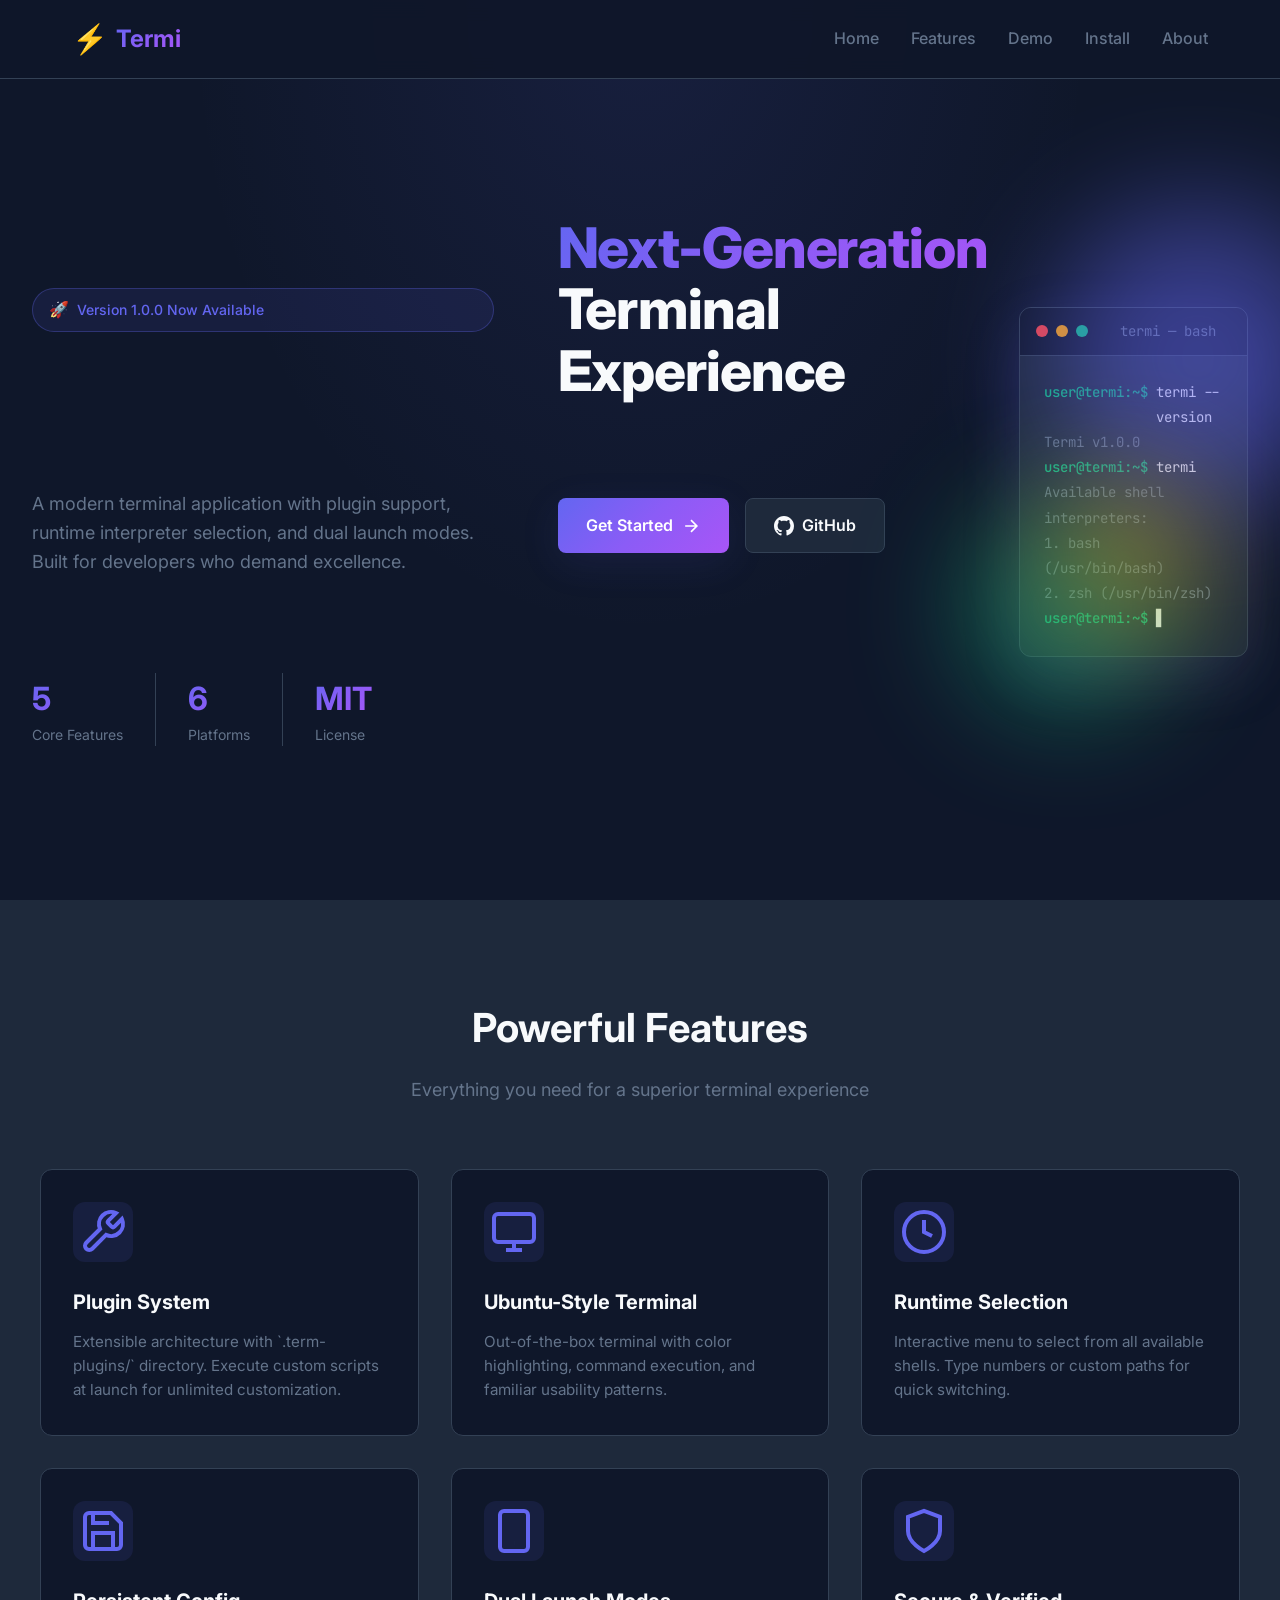
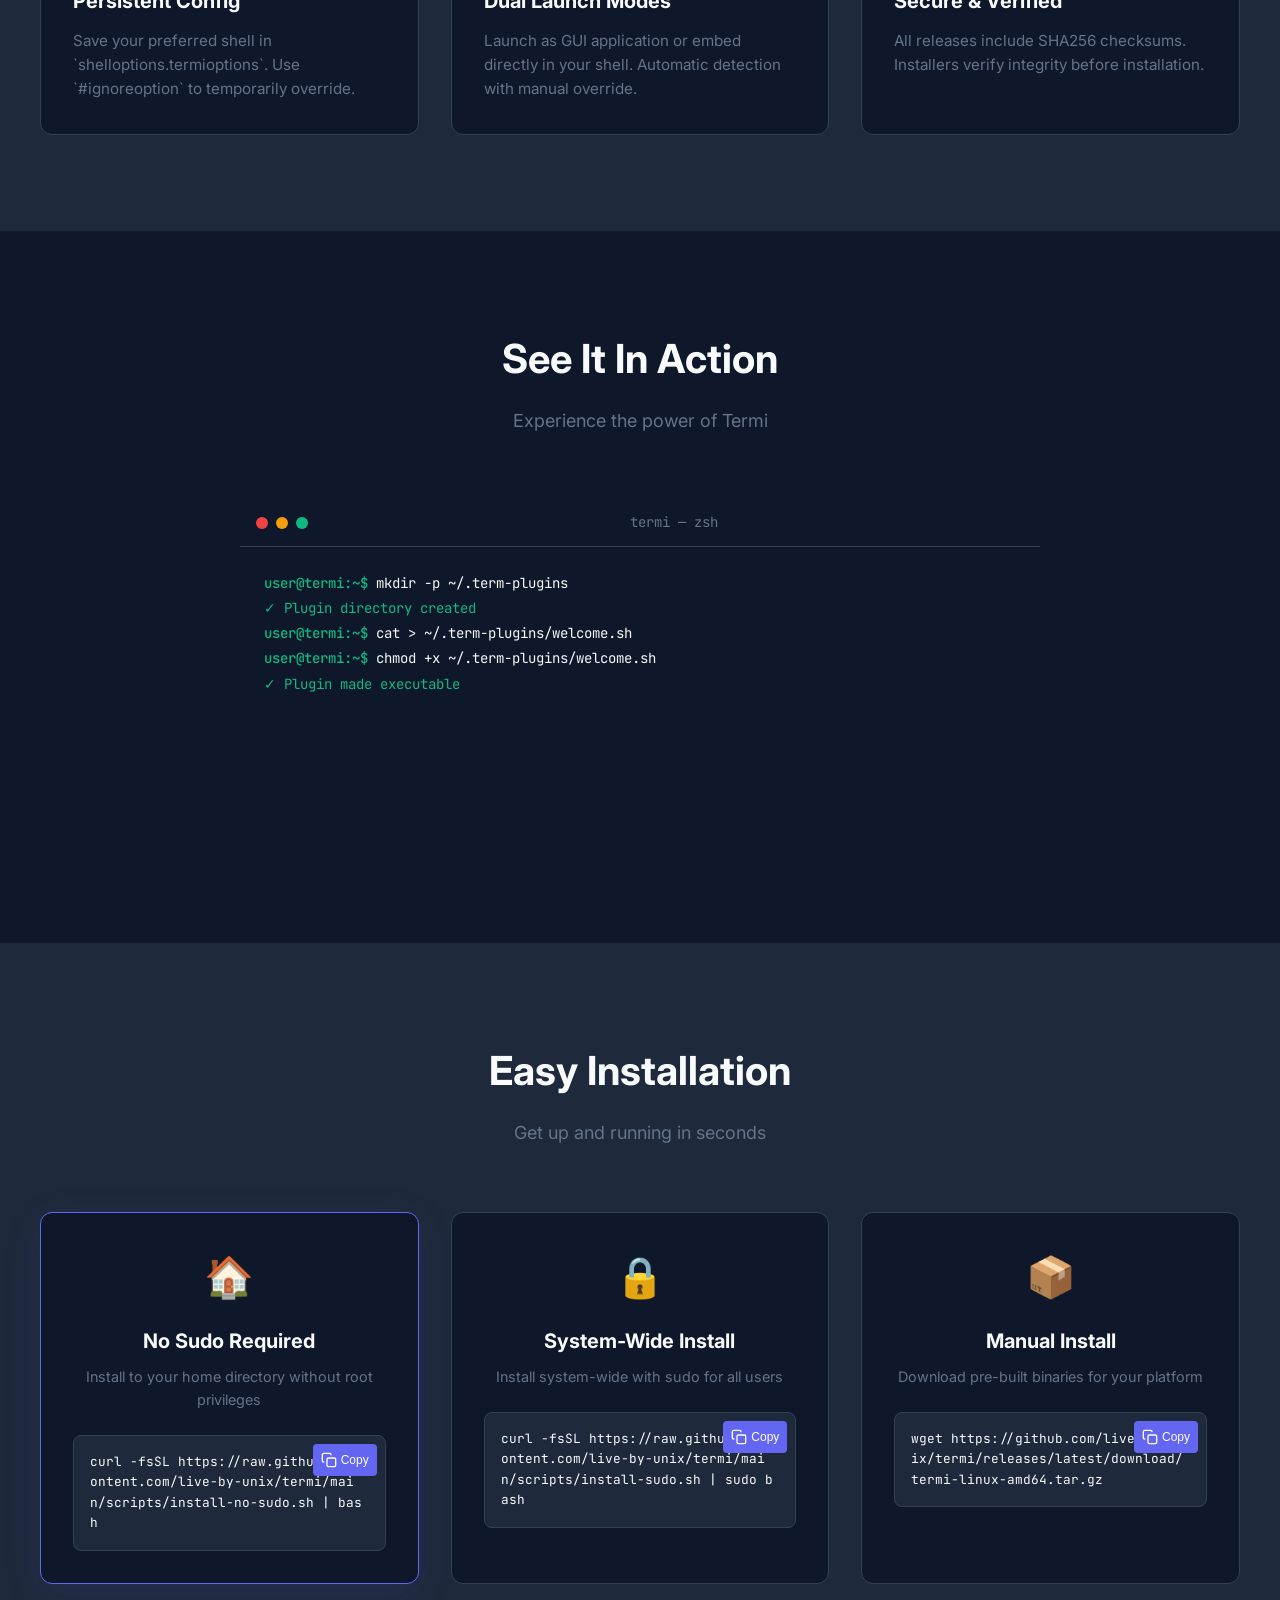
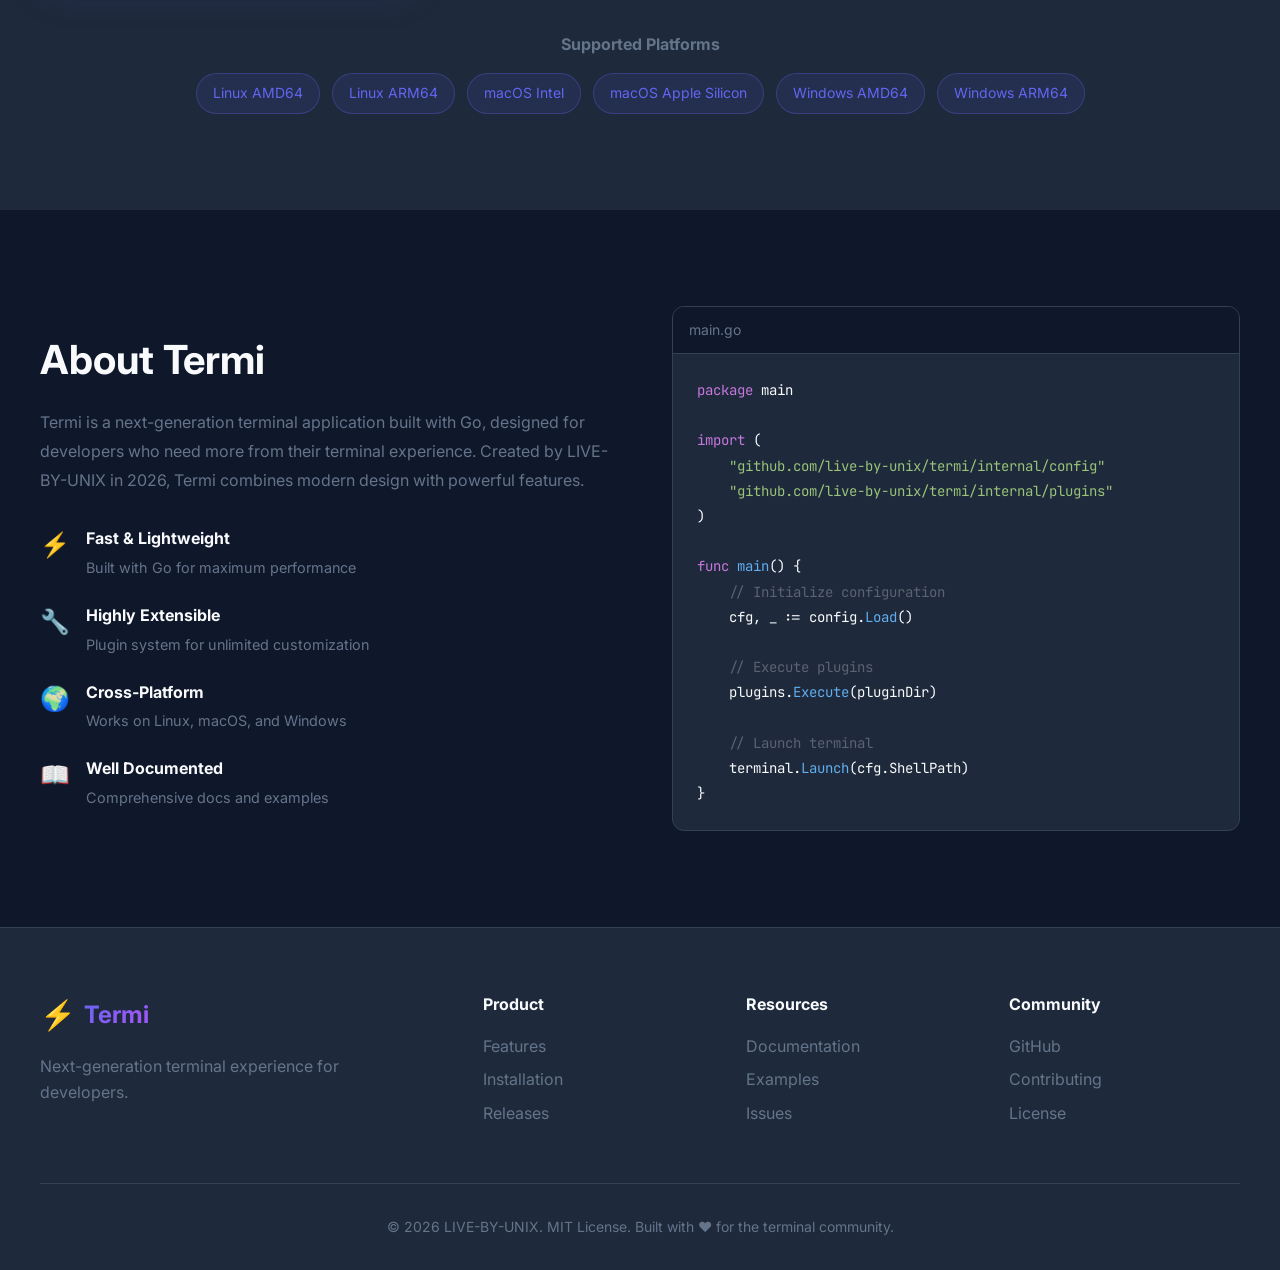
<file: index.html>
<!DOCTYPE html>
<html lang="en">
<head>
    <meta charset="UTF-8">
    <meta name="viewport" content="width=device-width, initial-scale=1.0">
    <title>Termi - Next-Generation Terminal</title>
    <link rel="stylesheet" href="styles.css">
    <link rel="preconnect" href="https://fonts.googleapis.com">
    <link rel="preconnect" href="https://fonts.gstatic.com" crossorigin>
    <link href="https://fonts.googleapis.com/css2?family=Inter:wght@300;400;500;600;700;800&family=JetBrains+Mono:wght@400;500&display=swap" rel="stylesheet">
</head>
<body>
    <nav class="navbar">
        <div class="nav-container">
            <div class="logo">
                <span class="logo-icon">⚡</span>
                <span class="logo-text">Termi</span>
            </div>
            <ul class="nav-menu">
                <li><a href="#home">Home</a></li>
                <li><a href="#features">Features</a></li>
                <li><a href="#demo">Demo</a></li>
                <li><a href="#install">Install</a></li>
                <li><a href="#about">About</a></li>
            </ul>
            <button class="nav-toggle" id="navToggle">
                <span></span>
                <span></span>
                <span></span>
            </button>
        </div>
    </nav>

    <section id="home" class="hero">
        <div class="hero-content">
            <div class="hero-badge">
                <span class="badge-icon">🚀</span>
                <span class="badge-text">Version 1.0.0 Now Available</span>
            </div>
            <h1 class="hero-title">
                <span class="gradient-text">Next-Generation</span>
                <br>
                Terminal Experience
            </h1>
            <p class="hero-description">
                A modern terminal application with plugin support, runtime interpreter selection, 
                and dual launch modes. Built for developers who demand excellence.
            </p>
            <div class="hero-buttons">
                <a href="#install" class="btn btn-primary">
                    <span>Get Started</span>
                    <svg class="btn-icon" width="20" height="20" viewBox="0 0 24 24" fill="none" stroke="currentColor" stroke-width="2">
                        <path d="M5 12h14M12 5l7 7-7 7"/>
                    </svg>
                </a>
                <a href="https://github.com/live-by-unix/termi" class="btn btn-secondary">
                    <svg class="btn-icon" width="20" height="20" viewBox="0 0 24 24" fill="currentColor">
                        <path d="M12 0C5.37 0 0 5.37 0 12c0 5.31 3.435 9.795 8.205 11.385.6.105.825-.255.825-.57 0-.285-.015-1.23-.015-2.235-3.015.555-3.795-.735-4.035-1.41-.135-.345-.72-1.41-1.23-1.695-.42-.225-1.02-.78-.015-.795.945-.015 1.62.87 1.845 1.23 1.08 1.815 2.805 1.305 3.495.99.105-.78.42-1.305.765-1.605-2.67-.3-5.46-1.335-5.46-5.925 0-1.305.465-2.385 1.23-3.225-.12-.3-.54-1.53.12-3.18 0 0 1.005-.315 3.3 1.23.96-.27 1.98-.405 3-.405s2.04.135 3 .405c2.295-1.56 3.3-1.23 3.3-1.23.66 1.65.24 2.88.12 3.18.765.84 1.23 1.905 1.23 3.225 0 4.605-2.805 5.625-5.475 5.925.435.375.81 1.095.81 2.22 0 1.605-.015 2.895-.015 3.3 0 .315.225.69.825.57A12.02 12.02 0 0024 12c0-6.63-5.37-12-12-12z"/>
                    </svg>
                    <span>GitHub</span>
                </a>
            </div>
            <div class="hero-stats">
                <div class="stat">
                    <div class="stat-value">5</div>
                    <div class="stat-label">Core Features</div>
                </div>
                <div class="stat-divider"></div>
                <div class="stat">
                    <div class="stat-value">6</div>
                    <div class="stat-label">Platforms</div>
                </div>
                <div class="stat-divider"></div>
                <div class="stat">
                    <div class="stat-value">MIT</div>
                    <div class="stat-label">License</div>
                </div>
            </div>
        </div>
        <div class="hero-visual">
            <div class="terminal-window">
                <div class="terminal-header">
                    <div class="terminal-buttons">
                        <span class="terminal-btn close"></span>
                        <span class="terminal-btn minimize"></span>
                        <span class="terminal-btn maximize"></span>
                    </div>
                    <div class="terminal-title">termi — bash</div>
                </div>
                <div class="terminal-body">
                    <div class="terminal-line">
                        <span class="prompt">user@termi:~$</span>
                        <span class="command">termi --version</span>
                    </div>
                    <div class="terminal-line output">
                        <span>Termi v1.0.0</span>
                    </div>
                    <div class="terminal-line">
                        <span class="prompt">user@termi:~$</span>
                        <span class="command">termi</span>
                    </div>
                    <div class="terminal-line output">
                        <span>Available shell interpreters:</span>
                    </div>
                    <div class="terminal-line output">
                        <span>1. bash (/usr/bin/bash)</span>
                    </div>
                    <div class="terminal-line output">
                        <span>2. zsh (/usr/bin/zsh)</span>
                    </div>
                    <div class="terminal-line">
                        <span class="prompt">user@termi:~$</span>
                        <span class="cursor">▋</span>
                    </div>
                </div>
            </div>
            <div class="floating-shapes">
                <div class="shape shape-1"></div>
                <div class="shape shape-2"></div>
                <div class="shape shape-3"></div>
            </div>
        </div>
    </section>

    <section id="features" class="features">
        <div class="container">
            <div class="section-header">
                <h2 class="section-title">Powerful Features</h2>
                <p class="section-subtitle">Everything you need for a superior terminal experience</p>
            </div>
            <div class="features-grid">
                <div class="feature-card">
                    <div class="feature-icon">
                        <svg width="48" height="48" viewBox="0 0 24 24" fill="none" stroke="currentColor" stroke-width="2">
                            <path d="M14.7 6.3a1 1 0 0 0 0 1.4l1.6 1.6a1 1 0 0 0 1.4 0l3.77-3.77a6 6 0 0 1-7.94 7.94l-6.91 6.91a2.12 2.12 0 0 1-3-3l6.91-6.91a6 6 0 0 1 7.94-7.94l-3.76 3.76z"/>
                        </svg>
                    </div>
                    <h3>Plugin System</h3>
                    <p>Extensible architecture with `.term-plugins/` directory. Execute custom scripts at launch for unlimited customization.</p>
                </div>
                <div class="feature-card">
                    <div class="feature-icon">
                        <svg width="48" height="48" viewBox="0 0 24 24" fill="none" stroke="currentColor" stroke-width="2">
                            <rect x="2" y="3" width="20" height="14" rx="2" ry="2"/>
                            <line x1="8" y1="21" x2="16" y2="21"/>
                            <line x1="12" y1="17" x2="12" y2="21"/>
                        </svg>
                    </div>
                    <h3>Ubuntu-Style Terminal</h3>
                    <p>Out-of-the-box terminal with color highlighting, command execution, and familiar usability patterns.</p>
                </div>
                <div class="feature-card">
                    <div class="feature-icon">
                        <svg width="48" height="48" viewBox="0 0 24 24" fill="none" stroke="currentColor" stroke-width="2">
                            <circle cx="12" cy="12" r="10"/>
                            <path d="M12 6v6l4 2"/>
                        </svg>
                    </div>
                    <h3>Runtime Selection</h3>
                    <p>Interactive menu to select from all available shells. Type numbers or custom paths for quick switching.</p>
                </div>
                <div class="feature-card">
                    <div class="feature-icon">
                        <svg width="48" height="48" viewBox="0 0 24 24" fill="none" stroke="currentColor" stroke-width="2">
                            <path d="M19 21H5a2 2 0 0 1-2-2V5a2 2 0 0 1 2-2h11l5 5v11a2 2 0 0 1-2 2z"/>
                            <polyline points="17 21 17 13 7 13 7 21"/>
                            <polyline points="7 3 7 8 15 8"/>
                        </svg>
                    </div>
                    <h3>Persistent Config</h3>
                    <p>Save your preferred shell in `shelloptions.termioptions`. Use `#ignoreoption` to temporarily override.</p>
                </div>
                <div class="feature-card">
                    <div class="feature-icon">
                        <svg width="48" height="48" viewBox="0 0 24 24" fill="none" stroke="currentColor" stroke-width="2">
                            <rect x="5" y="2" width="14" height="20" rx="2" ry="2"/>
                            <line x1="12" y1="18" x2="12.01" y2="18"/>
                        </svg>
                    </div>
                    <h3>Dual Launch Modes</h3>
                    <p>Launch as GUI application or embed directly in your shell. Automatic detection with manual override.</p>
                </div>
                <div class="feature-card">
                    <div class="feature-icon">
                        <svg width="48" height="48" viewBox="0 0 24 24" fill="none" stroke="currentColor" stroke-width="2">
                            <path d="M12 22s8-4 8-10V5l-8-3-8 3v7c0 6 8 10 8 10z"/>
                        </svg>
                    </div>
                    <h3>Secure & Verified</h3>
                    <p>All releases include SHA256 checksums. Installers verify integrity before installation.</p>
                </div>
            </div>
        </div>
    </section>

    <section id="demo" class="demo">
        <div class="container">
            <div class="section-header">
                <h2 class="section-title">See It In Action</h2>
                <p class="section-subtitle">Experience the power of Termi</p>
            </div>
            <div class="demo-content">
                <div class="demo-terminal">
                    <div class="terminal-header">
                        <div class="terminal-buttons">
                            <span class="terminal-btn close"></span>
                            <span class="terminal-btn minimize"></span>
                            <span class="terminal-btn maximize"></span>
                        </div>
                        <div class="terminal-title">termi — zsh</div>
                    </div>
                    <div class="terminal-body" id="demoTerminal">
                        <div class="terminal-line">
                            <span class="prompt">user@termi:~$</span>
                            <span class="command">mkdir -p ~/.term-plugins</span>
                        </div>
                        <div class="terminal-line output">
                            <span class="success">✓ Plugin directory created</span>
                        </div>
                        <div class="terminal-line">
                            <span class="prompt">user@termi:~$</span>
                            <span class="command">cat > ~/.term-plugins/welcome.sh</span>
                        </div>
                        <div class="terminal-line">
                            <span class="prompt">user@termi:~$</span>
                            <span class="command">chmod +x ~/.term-plugins/welcome.sh</span>
                        </div>
                        <div class="terminal-line output">
                            <span class="success">✓ Plugin made executable</span>
                        </div>
                        <div class="terminal-line">
                            <span class="prompt">user@termi:~$</span>
                            <span class="command">termi</span>
                        </div>
                        <div class="terminal-line output">
                            <span class="plugin-output">🎉 Welcome to Termi!</span>
                        </div>
                        <div class="terminal-line output">
                            <span class="plugin-output">📅 Current date: 2026-07-28</span>
                        </div>
                        <div class="terminal-line">
                            <span class="prompt">user@termi:~$</span>
                            <span class="cursor">▋</span>
                        </div>
                    </div>
                </div>
            </div>
        </div>
    </section>

    <section id="install" class="install">
        <div class="container">
            <div class="section-header">
                <h2 class="section-title">Easy Installation</h2>
                <p class="section-subtitle">Get up and running in seconds</p>
            </div>
            <div class="install-methods">
                <div class="install-card active" data-method="no-sudo">
                    <div class="install-header">
                        <div class="install-icon">🏠</div>
                        <h3>No Sudo Required</h3>
                        <p>Install to your home directory without root privileges</p>
                    </div>
                    <div class="install-code">
                        <code>curl -fsSL https://raw.githubusercontent.com/live-by-unix/termi/main/scripts/install-no-sudo.sh | bash</code>
                        <button class="copy-btn" data-copy="no-sudo">
                            <svg width="16" height="16" viewBox="0 0 24 24" fill="none" stroke="currentColor" stroke-width="2">
                                <rect x="9" y="9" width="13" height="13" rx="2" ry="2"/>
                                <path d="M5 15H4a2 2 0 0 1-2-2V4a2 2 0 0 1 2-2h9a2 2 0 0 1 2 2v1"/>
                            </svg>
                            Copy
                        </button>
                    </div>
                </div>
                <div class="install-card" data-method="sudo">
                    <div class="install-header">
                        <div class="install-icon">🔒</div>
                        <h3>System-Wide Install</h3>
                        <p>Install system-wide with sudo for all users</p>
                    </div>
                    <div class="install-code">
                        <code>curl -fsSL https://raw.githubusercontent.com/live-by-unix/termi/main/scripts/install-sudo.sh | sudo bash</code>
                        <button class="copy-btn" data-copy="sudo">
                            <svg width="16" height="16" viewBox="0 0 24 24" fill="none" stroke="currentColor" stroke-width="2">
                                <rect x="9" y="9" width="13" height="13" rx="2" ry="2"/>
                                <path d="M5 15H4a2 2 0 0 1-2-2V4a2 2 0 0 1 2-2h9a2 2 0 0 1 2 2v1"/>
                            </svg>
                            Copy
                        </button>
                    </div>
                </div>
                <div class="install-card" data-method="manual">
                    <div class="install-header">
                        <div class="install-icon">📦</div>
                        <h3>Manual Install</h3>
                        <p>Download pre-built binaries for your platform</p>
                    </div>
                    <div class="install-code">
                        <code>wget https://github.com/live-by-unix/termi/releases/latest/download/termi-linux-amd64.tar.gz</code>
                        <button class="copy-btn" data-copy="manual">
                            <svg width="16" height="16" viewBox="0 0 24 24" fill="none" stroke="currentColor" stroke-width="2">
                                <rect x="9" y="9" width="13" height="13" rx="2" ry="2"/>
                                <path d="M5 15H4a2 2 0 0 1-2-2V4a2 2 0 0 1 2-2h9a2 2 0 0 1 2 2v1"/>
                            </svg>
                            Copy
                        </button>
                    </div>
                </div>
            </div>
            <div class="install-platforms">
                <h4>Supported Platforms</h4>
                <div class="platform-tags">
                    <span class="platform-tag">Linux AMD64</span>
                    <span class="platform-tag">Linux ARM64</span>
                    <span class="platform-tag">macOS Intel</span>
                    <span class="platform-tag">macOS Apple Silicon</span>
                    <span class="platform-tag">Windows AMD64</span>
                    <span class="platform-tag">Windows ARM64</span>
                </div>
            </div>
        </div>
    </section>

    <section id="about" class="about">
        <div class="container">
            <div class="about-content">
                <div class="about-text">
                    <h2 class="section-title">About Termi</h2>
                    <p class="about-description">
                        Termi is a next-generation terminal application built with Go, designed for developers who need more from their terminal experience. Created by LIVE-BY-UNIX in 2026, Termi combines modern design with powerful features.
                    </p>
                    <div class="about-features">
                        <div class="about-feature">
                            <div class="about-feature-icon">⚡</div>
                            <div class="about-feature-text">
                                <h4>Fast & Lightweight</h4>
                                <p>Built with Go for maximum performance</p>
                            </div>
                        </div>
                        <div class="about-feature">
                            <div class="about-feature-icon">🔧</div>
                            <div class="about-feature-text">
                                <h4>Highly Extensible</h4>
                                <p>Plugin system for unlimited customization</p>
                            </div>
                        </div>
                        <div class="about-feature">
                            <div class="about-feature-icon">🌍</div>
                            <div class="about-feature-text">
                                <h4>Cross-Platform</h4>
                                <p>Works on Linux, macOS, and Windows</p>
                            </div>
                        </div>
                        <div class="about-feature">
                            <div class="about-feature-icon">📖</div>
                            <div class="about-feature-text">
                                <h4>Well Documented</h4>
                                <p>Comprehensive docs and examples</p>
                            </div>
                        </div>
                    </div>
                </div>
                <div class="about-visual">
                    <div class="code-preview">
                        <div class="code-header">
                            <span>main.go</span>
                        </div>
                        <pre><code><span class="keyword">package</span> main

<span class="keyword">import</span> (
    <span class="string">"github.com/live-by-unix/termi/internal/config"</span>
    <span class="string">"github.com/live-by-unix/termi/internal/plugins"</span>
)

<span class="keyword">func</span> <span class="function">main</span>() {
    <span class="comment">// Initialize configuration</span>
    cfg, _ := config.<span class="function">Load</span>()
    
    <span class="comment">// Execute plugins</span>
    plugins.<span class="function">Execute</span>(pluginDir)
    
    <span class="comment">// Launch terminal</span>
    terminal.<span class="function">Launch</span>(cfg.ShellPath)
}</code></pre>
                    </div>
                </div>
            </div>
        </div>
    </section>

    <footer class="footer">
        <div class="container">
            <div class="footer-content">
                <div class="footer-brand">
                    <div class="logo">
                        <span class="logo-icon">⚡</span>
                        <span class="logo-text">Termi</span>
                    </div>
                    <p>Next-generation terminal experience for developers.</p>
                </div>
                <div class="footer-links">
                    <div class="footer-section">
                        <h4>Product</h4>
                        <ul>
                            <li><a href="#features">Features</a></li>
                            <li><a href="#install">Installation</a></li>
                            <li><a href="https://github.com/live-by-unix/termi/releases">Releases</a></li>
                        </ul>
                    </div>
                    <div class="footer-section">
                        <h4>Resources</h4>
                        <ul>
                            <li><a href="https://github.com/live-by-unix/termi/blob/main/docs">Documentation</a></li>
                            <li><a href="https://github.com/live-by-unix/termi/blob/main/examples">Examples</a></li>
                            <li><a href="https://github.com/live-by-unix/termi/issues">Issues</a></li>
                        </ul>
                    </div>
                    <div class="footer-section">
                        <h4>Community</h4>
                        <ul>
                            <li><a href="https://github.com/live-by-unix/termi">GitHub</a></li>
                            <li><a href="https://github.com/live-by-unix/termi/blob/main/CONTRIBUTING.md">Contributing</a></li>
                            <li><a href="https://github.com/live-by-unix/termi/blob/main/LICENSE">License</a></li>
                        </ul>
                    </div>
                </div>
            </div>
            <div class="footer-bottom">
                <p>&copy; 2026 LIVE-BY-UNIX. MIT License. Built with ❤️ for the terminal community.</p>
            </div>
        </div>
    </footer>

    <script src="script.js"></script>
</body>
</html>
</file>
<file: styles.css>
/* Reset and Base Styles */
* {
    margin: 0;
    padding: 0;
    box-sizing: border-box;
}

:root {
    --primary: #6366f1;
    --primary-dark: #4f46e5;
    --secondary: #10b981;
    --accent: #f59e0b;
    --dark: #0f172a;
    --dark-light: #1e293b;
    --light: #f8fafc;
    --gray: #64748b;
    --border: #334155;
    --gradient: linear-gradient(135deg, #6366f1 0%, #8b5cf6 50%, #a855f7 100%);
    --shadow: 0 10px 40px rgba(99, 102, 241, 0.1);
    --shadow-lg: 0 20px 60px rgba(99, 102, 241, 0.15);
}

html {
    scroll-behavior: smooth;
}

body {
    font-family: 'Inter', -apple-system, BlinkMacSystemFont, 'Segoe UI', Roboto, sans-serif;
    background: var(--dark);
    color: var(--light);
    line-height: 1.6;
    overflow-x: hidden;
}

/* Navigation */
.navbar {
    position: fixed;
    top: 0;
    left: 0;
    right: 0;
    background: rgba(15, 23, 42, 0.95);
    backdrop-filter: blur(10px);
    border-bottom: 1px solid var(--border);
    z-index: 1000;
    padding: 1rem 0;
}

.nav-container {
    max-width: 1200px;
    margin: 0 auto;
    padding: 0 2rem;
    display: flex;
    justify-content: space-between;
    align-items: center;
}

.logo {
    display: flex;
    align-items: center;
    gap: 0.5rem;
    font-size: 1.5rem;
    font-weight: 700;
    color: var(--light);
}

.logo-icon {
    font-size: 1.8rem;
}

.logo-text {
    background: var(--gradient);
    -webkit-background-clip: text;
    -webkit-text-fill-color: transparent;
    background-clip: text;
}

.nav-menu {
    display: flex;
    list-style: none;
    gap: 2rem;
}

.nav-menu a {
    color: var(--gray);
    text-decoration: none;
    font-weight: 500;
    transition: color 0.3s ease;
    position: relative;
}

.nav-menu a:hover {
    color: var(--light);
}

.nav-menu a::after {
    content: '';
    position: absolute;
    bottom: -4px;
    left: 0;
    width: 0;
    height: 2px;
    background: var(--gradient);
    transition: width 0.3s ease;
}

.nav-menu a:hover::after {
    width: 100%;
}

.nav-toggle {
    display: none;
    flex-direction: column;
    gap: 4px;
    background: none;
    border: none;
    cursor: pointer;
    padding: 0.5rem;
}

.nav-toggle span {
    width: 24px;
    height: 2px;
    background: var(--light);
    transition: all 0.3s ease;
}

/* Hero Section */
.hero {
    min-height: 100vh;
    display: flex;
    align-items: center;
    padding: 8rem 2rem 4rem;
    background: radial-gradient(ellipse at top, rgba(99, 102, 241, 0.1) 0%, transparent 50%);
    position: relative;
    overflow: hidden;
}

.hero-content {
    max-width: 1200px;
    margin: 0 auto;
    display: grid;
    grid-template-columns: 1fr 1fr;
    gap: 4rem;
    align-items: center;
    width: 100%;
}

.hero-badge {
    display: inline-flex;
    align-items: center;
    gap: 0.5rem;
    background: rgba(99, 102, 241, 0.1);
    border: 1px solid rgba(99, 102, 241, 0.3);
    padding: 0.5rem 1rem;
    border-radius: 2rem;
    font-size: 0.875rem;
    margin-bottom: 1.5rem;
}

.badge-icon {
    font-size: 1rem;
}

.badge-text {
    color: var(--primary);
    font-weight: 500;
}

.hero-title {
    font-size: 3.5rem;
    font-weight: 800;
    line-height: 1.1;
    margin-bottom: 1.5rem;
    letter-spacing: -0.02em;
}

.gradient-text {
    background: var(--gradient);
    -webkit-background-clip: text;
    -webkit-text-fill-color: transparent;
    background-clip: text;
}

.hero-description {
    font-size: 1.125rem;
    color: var(--gray);
    margin-bottom: 2rem;
    max-width: 500px;
}

.hero-buttons {
    display: flex;
    gap: 1rem;
    margin-bottom: 3rem;
}

.btn {
    display: inline-flex;
    align-items: center;
    gap: 0.5rem;
    padding: 0.875rem 1.75rem;
    border-radius: 0.5rem;
    font-weight: 600;
    text-decoration: none;
    transition: all 0.3s ease;
    border: none;
    cursor: pointer;
    font-size: 1rem;
}

.btn-primary {
    background: var(--gradient);
    color: white;
    box-shadow: var(--shadow);
}

.btn-primary:hover {
    transform: translateY(-2px);
    box-shadow: var(--shadow-lg);
}

.btn-secondary {
    background: var(--dark-light);
    color: var(--light);
    border: 1px solid var(--border);
}

.btn-secondary:hover {
    background: var(--border);
    transform: translateY(-2px);
}

.btn-icon {
    transition: transform 0.3s ease;
}

.btn:hover .btn-icon {
    transform: translateX(4px);
}

.hero-stats {
    display: flex;
    gap: 2rem;
}

.stat {
    text-align: left;
}

.stat-value {
    font-size: 2rem;
    font-weight: 700;
    background: var(--gradient);
    -webkit-background-clip: text;
    -webkit-text-fill-color: transparent;
    background-clip: text;
}

.stat-label {
    font-size: 0.875rem;
    color: var(--gray);
}

.stat-divider {
    width: 1px;
    background: var(--border);
}

/* Terminal Window */
.hero-visual {
    position: relative;
}

.terminal-window {
    background: var(--dark-light);
    border: 1px solid var(--border);
    border-radius: 0.75rem;
    overflow: hidden;
    box-shadow: var(--shadow-lg);
    animation: float 6s ease-in-out infinite;
}

@keyframes float {
    0%, 100% { transform: translateY(0); }
    50% { transform: translateY(-20px); }
}

.terminal-header {
    background: var(--dark);
    padding: 0.75rem 1rem;
    display: flex;
    align-items: center;
    gap: 1rem;
    border-bottom: 1px solid var(--border);
}

.terminal-buttons {
    display: flex;
    gap: 0.5rem;
}

.terminal-btn {
    width: 12px;
    height: 12px;
    border-radius: 50%;
}

.terminal-btn.close { background: #ef4444; }
.terminal-btn.minimize { background: #f59e0b; }
.terminal-btn.maximize { background: #10b981; }

.terminal-title {
    font-family: 'JetBrains Mono', monospace;
    font-size: 0.875rem;
    color: var(--gray);
    flex: 1;
    text-align: center;
}

.terminal-body {
    padding: 1.5rem;
    font-family: 'JetBrains Mono', monospace;
    font-size: 0.875rem;
    line-height: 1.8;
    min-height: 300px;
}

.terminal-line {
    display: flex;
    gap: 0.5rem;
}

.prompt {
    color: var(--secondary);
    font-weight: 500;
}

.command {
    color: var(--light);
}

.output {
    color: var(--gray);
}

.success {
    color: #10b981;
}

.plugin-output {
    color: var(--accent);
}

.cursor {
    animation: blink 1s step-end infinite;
}

@keyframes blink {
    50% { opacity: 0; }
}

/* Floating Shapes */
.floating-shapes {
    position: absolute;
    width: 100%;
    height: 100%;
    top: 0;
    left: 0;
    pointer-events: none;
}

.shape {
    position: absolute;
    border-radius: 50%;
    filter: blur(60px);
    opacity: 0.5;
}

.shape-1 {
    width: 300px;
    height: 300px;
    background: var(--primary);
    top: -100px;
    right: -100px;
    animation: float 8s ease-in-out infinite;
}

.shape-2 {
    width: 200px;
    height: 200px;
    background: var(--secondary);
    bottom: -50px;
    left: -50px;
    animation: float 10s ease-in-out infinite reverse;
}

.shape-3 {
    width: 150px;
    height: 150px;
    background: var(--accent);
    top: 50%;
    right: 20%;
    animation: float 12s ease-in-out infinite;
}

/* Features Section */
.features {
    padding: 6rem 2rem;
    background: var(--dark-light);
}

.container {
    max-width: 1200px;
    margin: 0 auto;
}

.section-header {
    text-align: center;
    margin-bottom: 4rem;
}

.section-title {
    font-size: 2.5rem;
    font-weight: 700;
    margin-bottom: 1rem;
}

.section-subtitle {
    font-size: 1.125rem;
    color: var(--gray);
}

.features-grid {
    display: grid;
    grid-template-columns: repeat(auto-fit, minmax(300px, 1fr));
    gap: 2rem;
}

.feature-card {
    background: var(--dark);
    border: 1px solid var(--border);
    padding: 2rem;
    border-radius: 0.75rem;
    transition: all 0.3s ease;
}

.feature-card:hover {
    transform: translateY(-5px);
    box-shadow: var(--shadow);
    border-color: var(--primary);
}

.feature-icon {
    width: 60px;
    height: 60px;
    background: rgba(99, 102, 241, 0.1);
    border-radius: 0.75rem;
    display: flex;
    align-items: center;
    justify-content: center;
    margin-bottom: 1.5rem;
    color: var(--primary);
}

.feature-card h3 {
    font-size: 1.25rem;
    margin-bottom: 0.75rem;
}

.feature-card p {
    color: var(--gray);
    font-size: 0.95rem;
}

/* Demo Section */
.demo {
    padding: 6rem 2rem;
    background: var(--dark);
}

.demo-content {
    display: flex;
    justify-content: center;
}

.demo-terminal {
    max-width: 800px;
    width: 100%;
}

/* Install Section */
.install {
    padding: 6rem 2rem;
    background: var(--dark-light);
}

.install-methods {
    display: grid;
    grid-template-columns: repeat(auto-fit, minmax(300px, 1fr));
    gap: 2rem;
    margin-bottom: 3rem;
}

.install-card {
    background: var(--dark);
    border: 1px solid var(--border);
    padding: 2rem;
    border-radius: 0.75rem;
    transition: all 0.3s ease;
    cursor: pointer;
}

.install-card:hover,
.install-card.active {
    border-color: var(--primary);
    box-shadow: var(--shadow);
}

.install-header {
    text-align: center;
    margin-bottom: 1.5rem;
}

.install-icon {
    font-size: 2.5rem;
    margin-bottom: 1rem;
}

.install-card h3 {
    font-size: 1.25rem;
    margin-bottom: 0.5rem;
}

.install-card p {
    color: var(--gray);
    font-size: 0.9rem;
}

.install-code {
    background: var(--dark-light);
    padding: 1rem;
    border-radius: 0.5rem;
    position: relative;
    border: 1px solid var(--border);
}

.install-code code {
    font-family: 'JetBrains Mono', monospace;
    font-size: 0.8rem;
    color: var(--light);
    word-break: break-all;
    display: block;
}

.copy-btn {
    position: absolute;
    top: 0.5rem;
    right: 0.5rem;
    background: var(--primary);
    border: none;
    color: white;
    padding: 0.5rem;
    border-radius: 0.25rem;
    cursor: pointer;
    display: flex;
    align-items: center;
    gap: 0.25rem;
    font-size: 0.75rem;
    transition: all 0.3s ease;
}

.copy-btn:hover {
    background: var(--primary-dark);
}

.install-platforms {
    text-align: center;
}

.install-platforms h4 {
    margin-bottom: 1rem;
    color: var(--gray);
}

.platform-tags {
    display: flex;
    flex-wrap: wrap;
    justify-content: center;
    gap: 0.75rem;
}

.platform-tag {
    background: rgba(99, 102, 241, 0.1);
    border: 1px solid rgba(99, 102, 241, 0.3);
    padding: 0.5rem 1rem;
    border-radius: 2rem;
    font-size: 0.875rem;
    color: var(--primary);
}

/* About Section */
.about {
    padding: 6rem 2rem;
    background: var(--dark);
}

.about-content {
    display: grid;
    grid-template-columns: 1fr 1fr;
    gap: 4rem;
    align-items: center;
}

.about-description {
    color: var(--gray);
    margin-bottom: 2rem;
    line-height: 1.8;
}

.about-features {
    display: flex;
    flex-direction: column;
    gap: 1.5rem;
}

.about-feature {
    display: flex;
    gap: 1rem;
    align-items: flex-start;
}

.about-feature-icon {
    font-size: 1.5rem;
    flex-shrink: 0;
}

.about-feature-text h4 {
    margin-bottom: 0.25rem;
}

.about-feature-text p {
    color: var(--gray);
    font-size: 0.9rem;
}

.code-preview {
    background: var(--dark-light);
    border: 1px solid var(--border);
    border-radius: 0.75rem;
    overflow: hidden;
}

.code-header {
    background: var(--dark);
    padding: 0.75rem 1rem;
    font-size: 0.875rem;
    color: var(--gray);
    border-bottom: 1px solid var(--border);
}

.code-preview pre {
    padding: 1.5rem;
    overflow-x: auto;
}

.code-preview code {
    font-family: 'JetBrains Mono', monospace;
    font-size: 0.875rem;
    line-height: 1.8;
}

.keyword { color: #c678dd; }
.string { color: #98c379; }
.function { color: #61afef; }
.comment { color: #5c6370; }

/* Footer */
.footer {
    background: var(--dark-light);
    border-top: 1px solid var(--border);
    padding: 4rem 2rem 2rem;
}

.footer-content {
    max-width: 1200px;
    margin: 0 auto;
    display: grid;
    grid-template-columns: 1fr 2fr;
    gap: 4rem;
    margin-bottom: 3rem;
}

.footer-brand p {
    color: var(--gray);
    margin-top: 1rem;
    max-width: 300px;
}

.footer-links {
    display: grid;
    grid-template-columns: repeat(3, 1fr);
    gap: 2rem;
}

.footer-section h4 {
    margin-bottom: 1rem;
    color: var(--light);
}

.footer-section ul {
    list-style: none;
}

.footer-section li {
    margin-bottom: 0.5rem;
}

.footer-section a {
    color: var(--gray);
    text-decoration: none;
    transition: color 0.3s ease;
}

.footer-section a:hover {
    color: var(--primary);
}

.footer-bottom {
    max-width: 1200px;
    margin: 0 auto;
    padding-top: 2rem;
    border-top: 1px solid var(--border);
    text-align: center;
    color: var(--gray);
    font-size: 0.875rem;
}

/* Responsive Design */
@media (max-width: 968px) {
    .hero-content {
        grid-template-columns: 1fr;
        text-align: center;
    }
    
    .hero-description {
        margin-left: auto;
        margin-right: auto;
    }
    
    .hero-buttons {
        justify-content: center;
    }
    
    .hero-stats {
        justify-content: center;
    }
    
    .about-content {
        grid-template-columns: 1fr;
    }
    
    .footer-content {
        grid-template-columns: 1fr;
    }
    
    .footer-links {
        grid-template-columns: repeat(2, 1fr);
    }
}

@media (max-width: 768px) {
    .nav-menu {
        display: none;
        position: absolute;
        top: 100%;
        left: 0;
        right: 0;
        background: var(--dark);
        flex-direction: column;
        padding: 2rem;
        gap: 1rem;
        border-bottom: 1px solid var(--border);
    }
    
    .nav-menu.active {
        display: flex;
    }
    
    .nav-toggle {
        display: flex;
    }
    
    .hero-title {
        font-size: 2.5rem;
    }
    
    .hero-buttons {
        flex-direction: column;
        align-items: center;
    }
    
    .hero-stats {
        flex-direction: column;
        gap: 1rem;
    }
    
    .stat-divider {
        display: none;
    }
    
    .features-grid {
        grid-template-columns: 1fr;
    }
    
    .install-methods {
        grid-template-columns: 1fr;
    }
    
    .footer-links {
        grid-template-columns: 1fr;
    }
}
</file>
